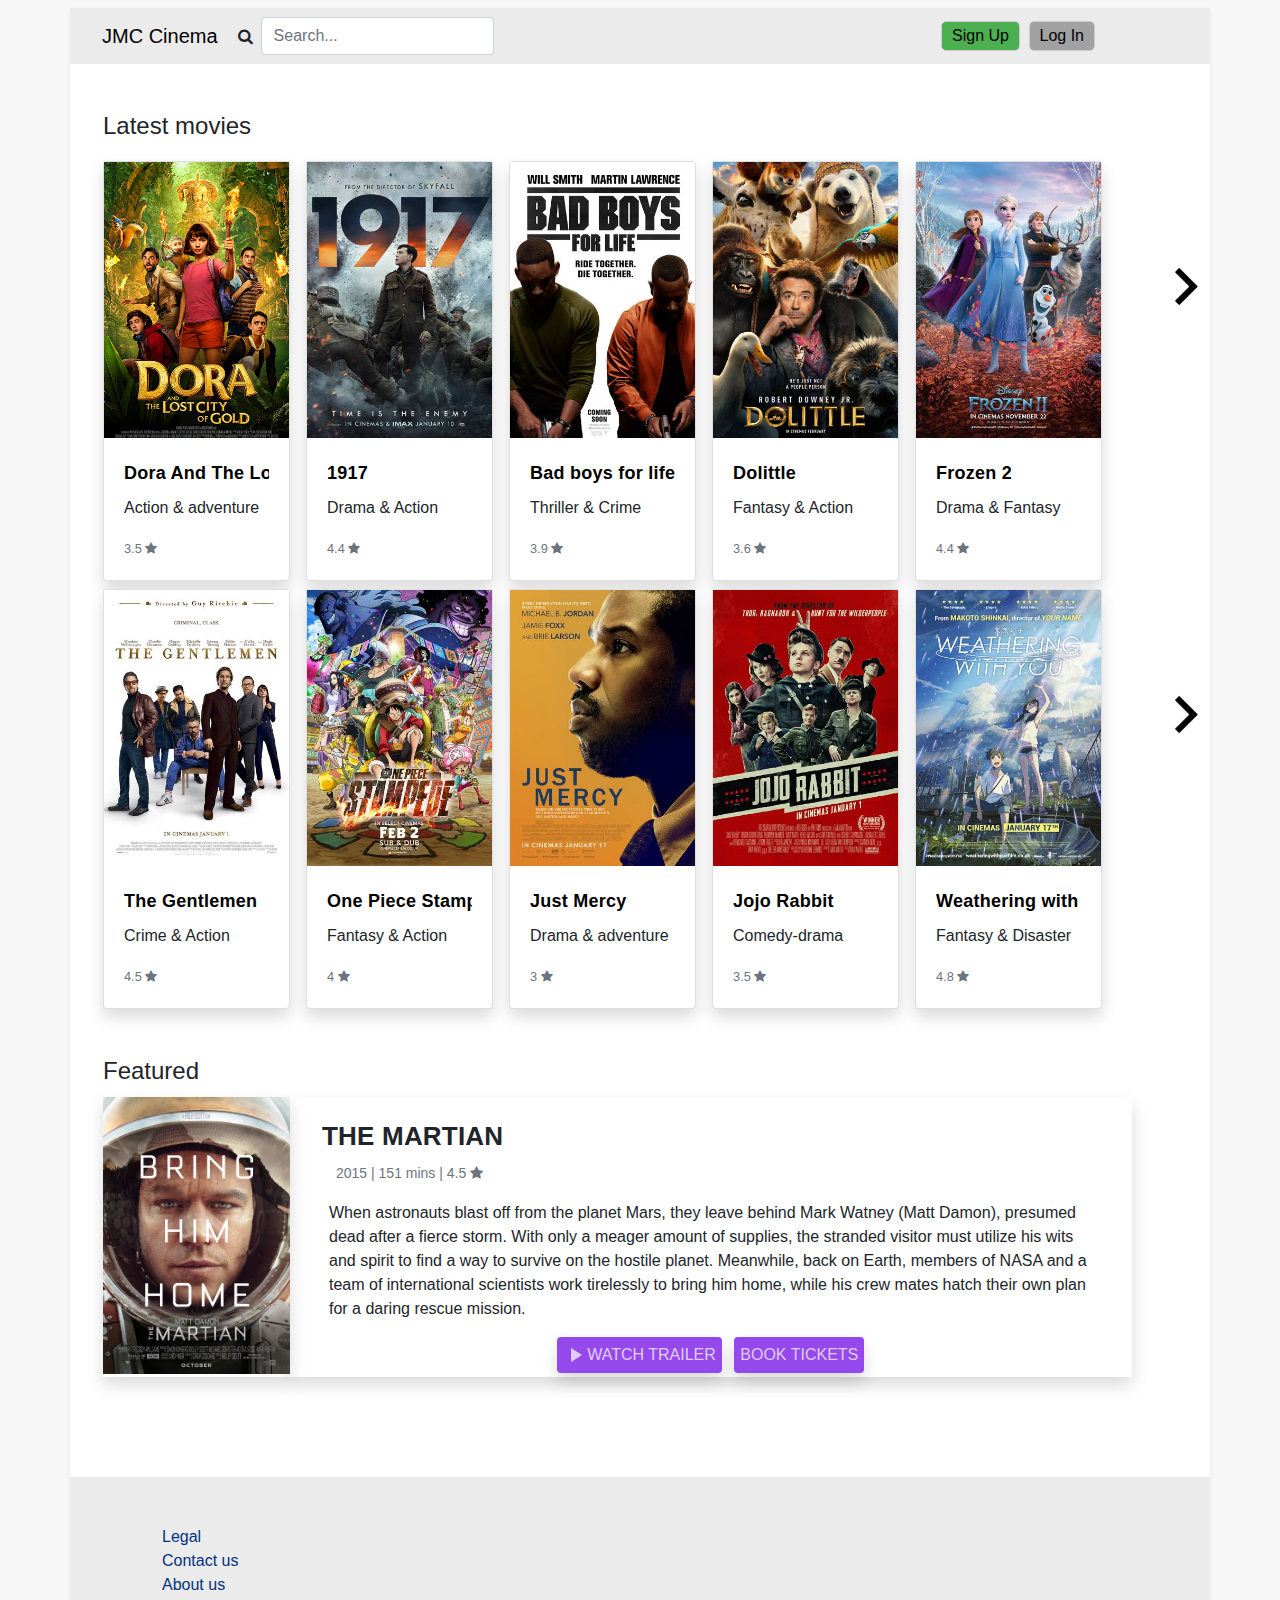
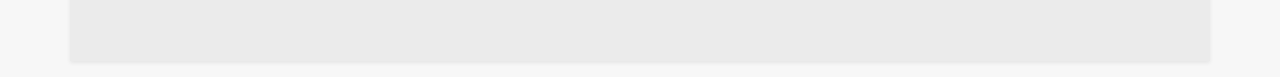
<file: N00181859/main/index.html>
<!DOCTYPE html>
<html>

<head>
    <title>JMC Cinema</title>
    <meta charset="utf-8">
    <link rel="stylesheet" href="https://stackpath.bootstrapcdn.com/font-awesome/4.7.0/css/font-awesome.min.css">
    <link rel="stylesheet" href="./css/custom.css">
    <link rel="stylesheet" href="https://stackpath.bootstrapcdn.com/bootstrap/4.3.1/css/bootstrap.min.css" integrity="sha384-ggOyR0iXCbMQv3Xipma34MD+dH/1fQ784/j6cY/iJTQUOhcWr7x9JvoRxT2MZw1T" crossorigin="anonymous">
    <link rel="stylesheet" href="./css/modal.css">
    <meta name="viewport" content="width=device-width, initial-scale=1">
    <link rel="shortcut icon" href="assets/favicon.png" type="image/x-icon" />
    <!-- Material design favicon -->
</head>

<body class="bgcolor_offwhite">
    <!-- Outside of main container to avoid bootstrap container styling -->
    <div id="loginbox" class="modal">
        <form class="modal_content animate_modal" action="action_page.php" method="post">
            <div class="modal_container">
                <label class="txt_headerinput" for="luser_name">Username</label>
                <input class="modal_input" type="text" placeholder="Enter Username" id="luser_name" name="luser_name" required>
                <label class="txt_headerinput" for="flpassword">Password</label>
                <input class="modal_input" type="password" placeholder="Enter Password" id="flpassword" name="flpassword" required>
                <label>
                    <input class="modal_input" type="checkbox" checked="checked" id="remember_box" name="lremember"> Remember me
                </label>
                <button class="modal_btn" type="submit">Log In</button>
                <center><a href="recover_password_form.html"> Forgot password? </a></center>
            </div>
        </form>
    </div>
    <div id="signup" class="modal">
        <form class="modal_content animate_modal" action="action_page_signup.php" method="post">
            <div class="modal_container">
                <label class="txt_headerinput" for="email">Email</label>
                <input class="modal_input" type="email" placeholder="Enter Email" id="email" name="email" required>
                <label class="txt_headerinput" for="user_name">Username</label>
                <input class="modal_input" type="text" placeholder="Enter Username" id="user_name" name="username" required>
                <label class="txt_headerinput" for="fpassword">Password</label>
                <input class="modal_input" type="password" placeholder="Enter Password" id="fpassword" name="fpassword" required>
                <label class="txt_headerinput" for="rpassword">Retype password</label>
                <input class="modal_input" type="password" placeholder="Retype Password" id="rpassword" name="rpassword" required>
                <label>
                    <input class="modal_input" type="checkbox" checked="checked" id="remember_box" name="remember"> Remember me
                </label>
                <button class="modal_btn" type="submit">Sign Up</button>
            </div>
        </form>
    </div>
    <div id="bookingbox" class="modal">
        <form class="modal_content animate_modal" action="action_page_booking.php" method="post">
            <div class="modal_container">
                <label class="txt_headerinput" for="rtime">Requested time</label>
                <select class="modal_input_select" name="time" id="rtime">
                    <option>1:30 PM</option>
                    <option>3:00 PM</option>
                    <option>6:00 PM</option>
                    <option>10:30 PM</option>
                </select>
                <button class="modal_btn" type="submit">Proceed</button>
                <button onclick="fclear()" class="modal_btn_red" type="Reset">Cancel</button>
            </div>
        </form>
    </div>
    <div class="main container bgcolor_white pl-0 pr-0 mt-2 shadow-sm">
        <nav class="navbar navbar-expand bgcolor_lgrey">
            <a class="pl-3 navbar-brand txt_logo" href="index.html">JMC Cinema</a>
            <form class="form-inline">
                <i class="d-none d-xl-block d-md-block d-lg-block fa fa-search pl-1 pr-2"></i>
                <input class="form-control" type="search" placeholder="Search..." name="search" id="search"></input>
            </form>
            <button class="signup_btnnav" onclick="signup()">Sign Up</button>
            <button class="login_btnnav" onclick="login()">Log In</button>
        </nav>
        <div class="header row">
            <h1 class="txt_header col-md-12 col-sm-12 col-lg-12 pl-5 pt-5 pb-1"> Latest movies </h1>
        </div>

        <div class="pl-5 row">
            <div class="cover shadow col-md-3 col-lg-2 col-sm-4 card pl-0 mt-2 mr-3 pr-0">
                <a href="movie.html"> <img class="pl-0 ml-0 cover" height="250" width="200" src="images/dora.jpg"> </a>
                <div class="card-body">
                    <h1 class="txt_cardtitle css_marquee"><a class="txtcolor_black" href="movie.html"><span>Dora And The Lost City of Gold</span></a></h1>
                    <p class="card-text">Action & adventure</p>
                    <p class="card-text"><small class="text-muted">3.5 <span><i class="fa fa-star"></i></span></small></p>
                </div>
            </div>
            <div class="cover shadow col-md-3 col-lg-2 col-sm-4 card pl-0 mt-2 mr-3 pr-0">
                <a href="movie.html"> <img class="pl-0 ml-0 cover" height="250" width="200" src="images/1917.jpg"> </a>
                <div class="card-body">
                    <h1 class="txt_cardtitle css_marquee_none"><a class="txtcolor_black" href="movie.html"><span>1917</span></a></h1>
                    <p class="card-text">Drama & Action</p>
                    <p class="card-text"><small class="text-muted">4.4 <span><i class="fa fa-star"></i></span></small></p>
                </div>
            </div>
            <div class="cover shadow col-md-3 col-lg-2 col-sm-4 card pl-0 mt-2 mr-3 pr-0">
                <a href="movie.html"> <img class="pl-0 ml-0 cover" height="250" width="200" src="images/badboys.jpg"> </a>
                <div class="card-body">
                    <h1 class="txt_cardtitle css_marquee_short"><a class="txtcolor_black" href="movie.html"><span>Bad boys for life</span></a></h1>
                    <p class="card-text">Thriller & Crime</p>
                    <p class="card-text"><small class="text-muted">3.9 <span><i class="fa fa-star"></i></span></small></p>
                </div>
            </div>
            <div class="cover shadow col-md-3 col-lg-2 col-sm-4 card pl-0 mt-2 mr-3 pr-0 d-none d-xl-block d-lg-block">
                <a href="movie.html"> <img class="pl-0 ml-0 cover" height="250" width="200" src="images/dolittle.jpg"> </a>
                <div class="card-body">
                    <h1 class="txt_cardtitle css_marquee_none"><a class="txtcolor_black" href="movie.html"><span>Dolittle</span></a></h1>
                    <p class="card-text">Fantasy & Action</p>
                    <p class="card-text"><small class="text-muted">3.6 <span><i class="fa fa-star"></i></span></small></p>
                </div>
            </div>
            <div class="cover shadow col-md-3 col-lg-2 col-sm-4 card pl-0 mt-2 mr-3 pr-0 d-none d-xl-block d-lg-block">
                <a href="movie.html"> <img class="pl-0 ml-0 cover" height="250" width="200" src="images/frozen.jpg"> </a>
                <div class="card-body">
                    <h1 class="txt_cardtitle css_marquee_none"><a class="txtcolor_black" href="movie.html"><span>Frozen 2</span></a></h1>
                    <p class="card-text">Drama & Fantasy</p>
                    <p class="card-text"><small class="text-muted">4.4 <span><i class="fa fa-star"></i></span></small></p>
                </div>
            </div>
            <div class="d-none d-xl-block col-lg-1 pt-5">
                <div class="col-lg-1 pt-5 d-sm-none d-md-block d-none d-xl-block">
                    <img onclick="movieAction()" class="right_icon d-none d-xl-block css_pointer_onimg" src="images/kb_ra.png">
                </div>
            </div>
            <div class="cover shadow col-md-3 col-lg-2 col-sm-4 card pl-0 mt-2 mr-3 pr-0">
                <a href="movie.html"> <img class="pl-0 ml-0 cover" height="250" width="200" src="images/gentlemen.jpg"> </a>
                <div class="card-body">
                    <h1 class="txt_cardtitle css_marquee_none"><a class="txtcolor_black" href="movie.html"><span>The Gentlemen</span></a></h1>
                    <p class="card-text">Crime & Action</p>
                    <p class="card-text"><small class="text-muted">4.5 <span><i class="fa fa-star"></i></span></small></p>
                </div>
            </div>
            <div class="cover shadow col-md-3 col-lg-2 col-sm-4 card pl-0 mt-2 mr-3 pr-0">
                <a href="movie.html"> <img class="pl-0 ml-0 cover" height="250" width="200" src="images/stampede.jpg"> </a>
                <div class="card-body">
                    <h1 class="txt_cardtitle css_marquee_med"><a class="txtcolor_black" href="movie.html"><span>One Piece Stampede</span></a></h1>
                    <p class="card-text">Fantasy & Action</p>
                    <p class="card-text"><small class="text-muted">4 <span><i class="fa fa-star"></i></span></small></p>
                </div>
            </div>
            <div class="cover shadow col-md-3 col-lg-2 col-sm-4 card pl-0 mt-2 mr-3 pr-0">
                <a href="movie.html"> <img class="pl-0 ml-0 cover" height="250" width="200" src="images/justmercy.jpg"> </a>
                <div class="card-body">
                    <h1 class="txt_cardtitle css_marquee_none"><a class="txtcolor_black" href="movie.html"><span>Just Mercy</span></a></h1>
                    <p class="card-text">Drama & adventure</p>
                    <p class="card-text"><small class="text-muted">3 <span><i class="fa fa-star"></i></span></small></p>
                </div>
            </div>
            <div class="cover shadow col-md-3 col-lg-2 col-sm-4 card pl-0 mt-2 mr-3 pr-0 d-none d-xl-block d-lg-block">
                <a href="movie.html"> <img class="pl-0 ml-0 cover" height="250" width="200" src="images/jojorabbit.jpg"> </a>
                <div class="card-body">
                    <h1 class="txt_cardtitle css_marquee_none"><a class="txtcolor_black" href="movie.html"><span>Jojo Rabbit</span></a></h1>
                    <p class="card-text">Comedy-drama</p>
                    <p class="card-text"><small class="text-muted">3.5 <span><i class="fa fa-star"></i></span></small></p>
                </div>
            </div>
            <div class="cover shadow col-md-3 col-lg-2 col-sm-4 card pl-0 mt-2 mr-3 pr-0 d-none d-xl-block d-lg-block">
                <a href="movie.html"> <img class="pl-0 ml-0 cover" height="250" width="200" src="images/weathering.jpg"> </a>
                <div class="card-body">
                    <h1 class="txt_cardtitle css_marquee_med"><a class="txtcolor_black" href="movie.html"><span>Weathering with you</span></a></h1>
                    <p class="card-text">Fantasy & Disaster</p>
                    <p class="card-text"><small class="text-muted">4.8 <span><i class="fa fa-star"></i></span></small></p>
                </div>
            </div>
            <div class="d-none d-xl-block col-lg-1 pt-5">
                <div class="col-lg-1 pt-5 d-sm-none d-md-block d-none d-xl-block">
                    <img onclick="movieAction()" class="right_icon d-none d-xl-block css_pointer_onimg" src="images/kb_ra.png">
                </div>
            </div>
        </div>

        <div class="header row">
            <h1 class="txt_header col-md-12 col-sm-12 col-lg-12 pl-5 pt-5 pb-1"> Featured </h1>
        </div>
        <div class="row pl-5">
            <div class="col-xl-2 col-lg-3 col-md-3 col-sm-3 shadow pl-0 mr-0 pr-0">
                <a href="movie.html"> <img class="pl-0 pr-0 cover float_right" height="370" width="250" src="images/martian.jpg"> </a>
            </div>
            <div class="col-xl-9 col-lg-8 col-md-8 col-sm-11 shadow meta_featured">
                <br>
                <div class="row">
                    <h1 class="txt_cardtitle_featured pl-4 ml-2 col-xl-11 col-lg-11 col-md-11 col-sm-11">THE MARTIAN</h1>
                </div>
                <p class="card-text"><small class="col-xl-2 featured_runtime ml-3 col-md-1 col-sm-1 text-muted">2015 | 151 mins | 4.5 <span><i class="fa fa-star"></i></span></small></p>
                <p class="txt_featured ml-4 pr-3">When astronauts blast off from the planet Mars, they leave behind Mark Watney (Matt Damon), presumed dead after a fierce storm. With only a meager amount of supplies, the stranded visitor must utilize his wits and spirit to find a way to survive on the hostile planet. Meanwhile, back on Earth, members of NASA and a team of international scientists work tirelessly to bring him home, while his crew mates hatch their own plan for a daring rescue mission.</p>
                <center>
                    <button onclick="movieAction()" class="ticket_btn rounded mr-1 mb-1 shadow"><span><img src="images/play_arrow-24px.png"></img></span>WATCH TRAILER</button>
                    <button onclick="booking()" class="ticket_btn rounded ml-1 mb-1 shadow">BOOK TICKETS</button>
                </center>
            </div>
        </div>
        <div class="whitefill"></div>
        <footer class="bgcolor_lgrey">
            <div class="pt-5 pb-5 pl-5">
                <div class="pl-1">
                    <ul class="nobullets">
                        <li><a class="txtcolor_darkblue" href="legal.html"> Legal </a></li>
                        <li><a class="txtcolor_darkblue" href="contact.html"> Contact us </a></li>
                        <li><a class="txtcolor_darkblue" href="aboutus.html"> About us </a></li>
                    </ul>
                </div>
            </div>
        </footer>
    </div>
    <header class="navbar"></header>
    <script src="https://stackpath.bootstrapcdn.com/bootstrap/4.3.1/js/bootstrap.min.js" integrity="sha384-JjSmVgyd0p3pXB1rRibZUAYoIIy6OrQ6VrjIEaFf/nJGzIxFDsf4x0xIM+B07jRM" crossorigin="anonymous"></script>
    <script src="js/nj.js"></script>
</body>

</html>
</file>
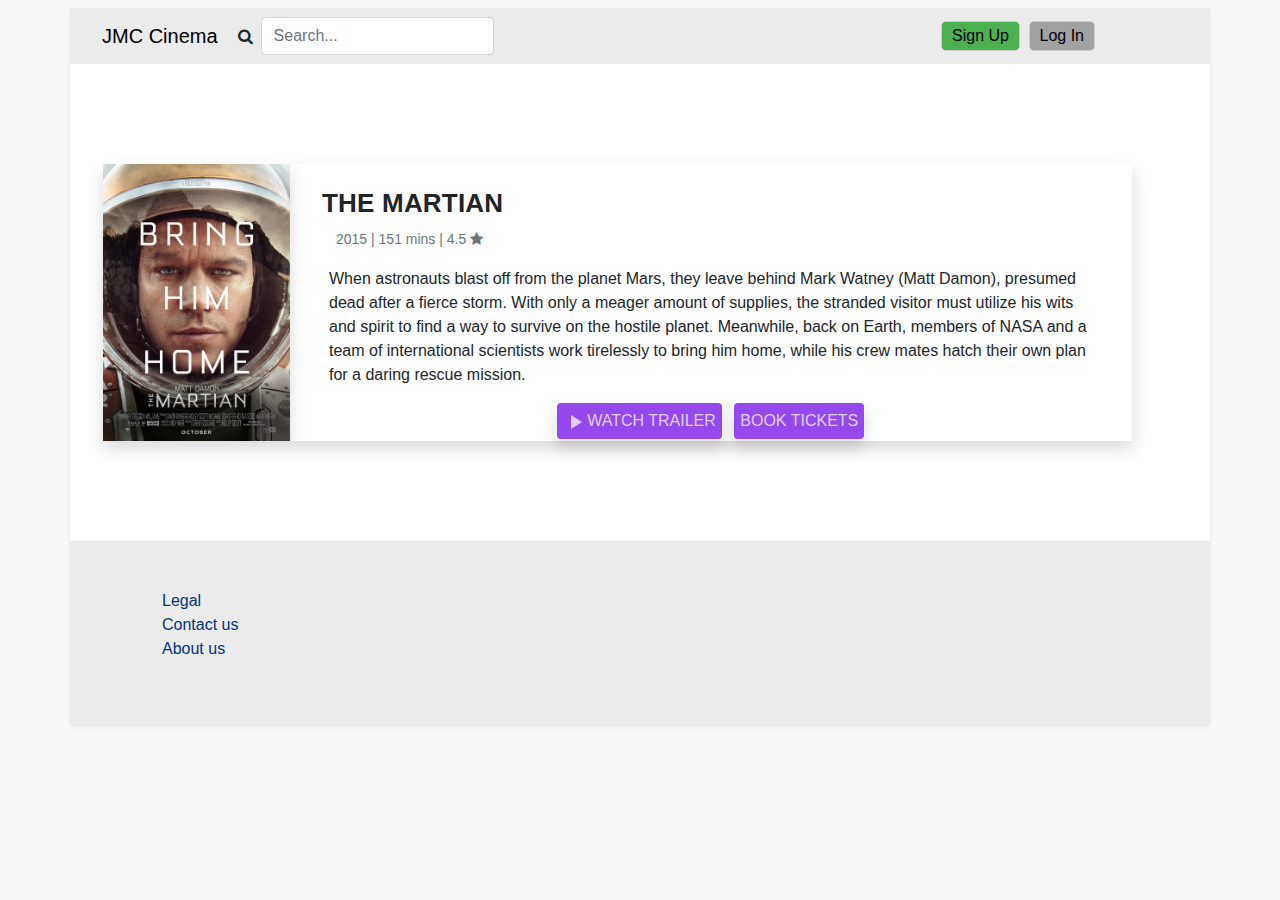
<file: N00181859/main/movie.html>
<!DOCTYPE html>
<html>

<head>
    <title>JMC Cinema</title>
    <meta charset="utf-8">
    <link rel="stylesheet" href="https://stackpath.bootstrapcdn.com/font-awesome/4.7.0/css/font-awesome.min.css">
    <link rel="stylesheet" href="./css/custom.css">
    <link rel="stylesheet" href="https://stackpath.bootstrapcdn.com/bootstrap/4.3.1/css/bootstrap.min.css" integrity="sha384-ggOyR0iXCbMQv3Xipma34MD+dH/1fQ784/j6cY/iJTQUOhcWr7x9JvoRxT2MZw1T" crossorigin="anonymous">
    <link rel="stylesheet" href="./css/modal.css">
    <meta name="viewport" content="width=device-width, initial-scale=1">
    <link rel="shortcut icon" href="assets/favicon.png" type="image/x-icon" />
    <!-- Material design favicon -->
</head>

<body class="bgcolor_offwhite">
    <!-- Outside of main container to avoid bootstrap container styling -->
    <div id="loginbox" class="modal">
        <form class="modal_content animate_modal" action="action_page.php" method="post">
            <div class="modal_container">
                <label class="txt_headerinput" for="luser_name">Username</label>
                <input class="modal_input" type="text" placeholder="Enter Username" id="luser_name" name="luser_name" required>
                <label class="txt_headerinput" for="flpassword">Password</label>
                <input class="modal_input" type="password" placeholder="Enter Password" id="flpassword" name="flpassword" required>
                <label>
                    <input class="modal_input" type="checkbox" checked="checked" id="remember_box" name="lremember"> Remember me
                </label>
                <button class="modal_btn" type="submit">Log In</button>
                <center><a href="recover_password_form.html"> Forgot password? </a></center>
            </div>
        </form>
    </div>
    <div id="signup" class="modal">
        <form class="modal_content animate_modal" action="action_page_signup.php" method="post">
            <div class="modal_container">
                <label class="txt_headerinput" for="email">Email</label>
                <input class="modal_input" type="email" placeholder="Enter Email" id="email" name="email" required>
                <label class="txt_headerinput" for="user_name">Username</label>
                <input class="modal_input" type="text" placeholder="Enter Username" id="user_name" name="username" required>
                <label class="txt_headerinput" for="fpassword">Password</label>
                <input class="modal_input" type="password" placeholder="Enter Password" id="fpassword" name="fpassword" required>
                <label class="txt_headerinput" for="rpassword">Retype password</label>
                <input class="modal_input" type="password" placeholder="Retype Password" id="rpassword" name="rpassword" required>
                <label>
                    <input class="modal_input" type="checkbox" checked="checked" id="remember_box" name="remember"> Remember me
                </label>
                <button class="modal_btn" type="submit">Sign Up</button>
            </div>
        </form>
    </div>
    <div id="bookingbox" class="modal">
        <form class="modal_content animate_modal" action="action_page_booking.php" method="post">
            <div class="modal_container">
                <label class="txt_headerinput" for="rtime">Requested time</label>
                <select class="modal_input_select" name="time" id="rtime">
                    <option>1:30 PM</option>
                    <option>3:00 PM</option>
                    <option>6:00 PM</option>
                    <option>10:30 PM</option>
                </select>
                <button class="modal_btn" type="submit">Proceed</button>
                <button onclick="fclear()" class="modal_btn_red" type="Reset">Cancel</button>
            </div>
        </form>
    </div>
    <div class="main container bgcolor_white pl-0 pr-0 mt-2 shadow-sm">
        <nav class="navbar navbar-expand bgcolor_lgrey">
            <a class="pl-3 navbar-brand txt_logo" href="index.html">JMC Cinema</a>
            <form class="form-inline">
                <i class="d-none d-xl-block d-md-block d-lg-block fa fa-search pl-1 pr-2"></i>
                <input class="form-control" type="search" placeholder="Search..." name="search" id="search"></input>
            </form>
            <button class="signup_btnnav" onclick="signup()">Sign Up</button>
            <button class="login_btnnav" onclick="login()">Log In</button>
        </nav>
        <div class="whitefill"></div>
        <div class="row pl-5">
            <div class="col-xl-2 col-lg-3 col-md-3 col-sm-3 shadow pl-0 mr-0 pr-0">
                <a href="movie.html"> <img class="pl-0 pr-0 cover float_right" height="370" width="250" src="images/martian.jpg"> </a>
            </div>
            <div class="col-xl-9 col-lg-8 col-md-8 col-sm-11 shadow meta_featured">
                <br>
                <div class="row">
                    <h1 class="txt_cardtitle_featured pl-4 ml-2 col-xl-11 col-lg-11 col-md-11 col-sm-11">THE MARTIAN</h1>
                </div>
                <p class="card-text"><small class="col-xl-2 featured_runtime ml-3 col-md-1 col-sm-1 text-muted">2015 | 151 mins | 4.5 <span><i class="fa fa-star"></i></span></small></p>
                <p class="txt_featured ml-4 pr-3">When astronauts blast off from the planet Mars, they leave behind Mark Watney (Matt Damon), presumed dead after a fierce storm. With only a meager amount of supplies, the stranded visitor must utilize his wits and spirit to find a way to survive on the hostile planet. Meanwhile, back on Earth, members of NASA and a team of international scientists work tirelessly to bring him home, while his crew mates hatch their own plan for a daring rescue mission.</p>
                <center>
                    <button onclick="movieAction()" class="ticket_btn rounded mr-1 shadow"><span><img src="images/play_arrow-24px.png"></img></span>WATCH TRAILER</button>
                    <button onclick="booking()" class="ticket_btn rounded ml-1 shadow">BOOK TICKETS</button>
                </center>
            </div>
        </div>
        <div class="whitefill"></div>
        <footer class="bgcolor_lgrey">
            <div class="pt-5 pb-5 pl-5">
                <div class="pl-1">
                    <ul class="nobullets">
                        <li><a class="txtcolor_darkblue" href="legal.html"> Legal </a></li>
                        <li><a class="txtcolor_darkblue" href="contact.html"> Contact us </a></li>
                        <li><a class="txtcolor_darkblue" href="aboutus.html"> About us </a></li>
                    </ul>
                </div>
            </div>
        </footer>
    </div>
    <header class="navbar"></header>
    <script src="https://stackpath.bootstrapcdn.com/bootstrap/4.3.1/js/bootstrap.min.js" integrity="sha384-JjSmVgyd0p3pXB1rRibZUAYoIIy6OrQ6VrjIEaFf/nJGzIxFDsf4x0xIM+B07jRM" crossorigin="anonymous"></script>
    <script src="js/nj.js"></script>
</body>

</html>
</file>
<file: N00181859/main/css/custom.css>
/* Styling */
body{
    font-family: 'Roboto', sans-serif;
}
a{
    text-decoration: none;
}
a:hover{
    text-decoration: none;
}
small{
    cursor: default;
}
p {
    cursor: default;
}
.flex_this{
    display: flex;
    flex-direction: row;
    justify-content: space-between;
}
.cover{
    height: auto;
    max-width: 100%;
}
.nobullets{
    list-style-type: none;
}
.force_float{
    float: right;
}
.right_icon{
    height: 75px;
    width: auto;
}
.whitefill{
    padding-top: 50px;
    padding-bottom: 50px;
}
.force_float_r{
    float: right;
}
.force_float_l{
    float: left;
}
.meta_featured{
    z-index: 0;
}
.ticket_btn{
    padding: 6px 6px 6px 6px;
    background-color: #9548ec;
    color: #e0cdf8;
    border: 0;
}
/* Txt and bg */
.txt_footer{
    font_family: 'Roboto', sans-serif;
    font-size: 14px;
}
.txt_cardtitle{
    font-family: 'Roboto', sans-serif;
    font-size: 18px;
    font-weight: bolder;
    letter-spacing: 0.25px;
}
.txt_cardtitle_featured{
    font-family: 'Roboto', sans-serif;
    font-size: 26px;
    font-weight: bold;
    letter-spacing: 0.20px;
}
.headertxt{
    font-family: 'Roboto', sans-serif;
}
.txt_header{
    font-family: 'Roboto', sans-serif;
    font-size: 24px;
}
.txt_header_admin{
    font-family: 'Roboto', sans-serif;
    font-size: 36px;
    text-align: center;
    font-weight: bolder;
}
.txt_logo{
    font-size: 6px;
    color: #000000;
}
.txtcolor_black{
    text-decoration: none;
    color: #000000;
}
.txtcolor_darkblue{
    color: #003380;
}
.txtcolor_red{
    color: #a9301d;
}
.txt_price{
    font-family: 'Roboto', sans-serif;
    font-size: 20px;
}
.txt_featured{
    text-align: left;
    font-family: 'Roboto', sans-serif;
}

.bgcolor_lgrey{
    background-color: #ebebeb;
}
.bgcolor_white{
    background-color: #ffffff;
}
.bgcolor_offwhite{
    background-color: #f7f7f7;
}
.txt_headerinput{
    font-family: 'Roboto', sans-serif;
    font-weight: 600;
    margin-bottom: 0px;
}
.featured_runtime{
    font-family: 'Roboto', sans-serif;
    font-size: 14px;
}
.year_box{
    position: flex;
    border: 0;
    padding: 0;
    flex: 1;
    background-color: #3edcf5;
    font-size: 16px;
    text-align: center;
}
/* css animations */
.css_marquee_none{
    width: auto;
    height: 30px;
    overflow: hidden;
    line-height: 30px;
    position: relative;
}
.css_marquee{
    width: auto;
    height: 30px;
    overflow: hidden;
    line-height: 30px;
    position: relative;
}
.css_marquee span{
    position: absolute;
    white-space: nowrap;
    transform: translateX(0);
    transition: 2s;
}
.css_marquee:hover span{
    transform: translateX(calc(0px - 175px));
}
.css_marquee_short{
    width: auto;
    height: 30px;
    overflow: hidden;
    line-height: 30px;
    position: relative;
}
.css_marquee_short span{
    position: absolute;
    white-space: nowrap;
    transform: translateX(0);
    transition: 2s;
}
.css_marquee_short:hover span{
    transform: translateX(calc(0px - 50px));
}
.css_marquee_med{
    width: auto;
    height: 30px;
    overflow: hidden;
    line-height: 30px;
    position: relative;
}
.css_marquee_med span{
    position: absolute;
    white-space: nowrap;
    transform: translateX(0);
    transition: 2s;
}
.css_marquee_med:hover span{
    transform: translateX(calc(0px - 75px));
}
.css_pointer_onimg:hover{
    cursor: pointer;
}
/* Temporary testing classes */
.bgcolor_red {
    background-color: red;
}
.bgcolor_blue{
    background-color: blue;
}

/* Search bar css with code inspired from codepen */
.search_container {
    display: inline-flex;
    flex: 1 1 300px;
    border: 1px solid #ccc;
    border-radius: 5px;
    overflow: hidden;
}
.search_icon {
    padding: 0.5rem;
}
.search_box {
    border: 0;
    padding: 0.5rem 0.5rem 0.5rem 0;
    flex: 1;
}
.search_button {
    background: #538AC5;
    border: 0;
    color: white;
    padding: 0.5rem;
    border-radius: 0;
}
</file>
<file: N00181859/main/css/modal.css>
/* Code inspired by w3schools code - https://www.w3schools.com/ */
/* Everything in here relates in some way to the modal login and signup system */

/* Full-width input fields */
input[type=text].modal_input, input[type=password].modal_input, input[type=email]{
    width: 100%;
    padding: 12px 20px;
    margin: 8px 0;
    display: inline-block;
    border: 1px solid #cccccc;
    box-sizing: border-box;
}

.modal_input_select{
    width: 100%;
    padding: 12px 20px;
    margin: 8px 0;
    display: inline-block;
    border: 1px solid #cccccc;
    box-sizing: border-box;
}

.modal_btn{
    background-color: #4CAF50;
    color: white;
    font-family: 'Roboto', sans-serif;
    font-weight: 400;
    padding: 14px 20px;
    margin: 8px 0;
    border: 1px solid black;
    cursor: pointer;
    width: 100%;
}

.modal_btn_red{
    background-color: #dc3545;
    color: white;
    font-family: 'Roboto', sans-serif;
    font-weight: 400;
    padding: 14px 20px;
    margin: 8px 0;
    border: 1px solid black;
    cursor: pointer;
    width: 100%;
}


.modal_btn:hover {
    opacity: 0.9;
}

.modal_container {
    padding: 20px;
}

@media (min-width:768px){
    .login_btnnav{
        border-radius: 5px;
        background-color: #a1a1a1;
        color: black;
        position: absolute;
        right: 115px;
        padding: 2px 10px 2px 10px;
        border: 1px solid #cccccc;
        box-sizing: border-box;
    }
    .signup_btnnav{
        border-radius: 5px;
        background-color: #4CAF50;
        color: black;
        position: absolute;
        right: 190px;
        padding: 2px 10px 2px 10px;
        border: 1px solid #cccccc;
        box-sizing: border-box;
    }
}
@media (max-width:768px){
    .login_btnnav{
        z-index: 1;
        position: absolute;
        border-radius: 5px;
        background-color: #a1a1a1;
        color: black;
        display: center;
        right: 115px;
        padding: 2px 10px 2px 10px;
        margin: 55px 0px 0px 0px;
        border: 1px solid #cccccc;
        box-sizing: border-box;
    }
    .signup_btnnav{
        z-index: 1;
        position: absolute;
        border-radius: 5px;
        background-color: #4CAF50;
        color: black;
        display: center;
        right: 200px;
        margin: 55px 0px 0px 0px;
        padding: 2px 10px 2px 10px;
        border: 1px solid #cccccc;
        box-sizing: border-box;
    }
}


.modal {
    display: none;
    position: fixed;
    z-index: 1;
    width: 100%;
    height: 100%;
    overflow: auto; /* Allows user to scroll while window is still up */
    background-color: rgba(0,0,0,0.4);
    padding-top: 60px;
}

.modal_content {
    max-width: 100%;
    background-color: white;
    margin: 5% auto 15% auto;
    border: 1px solid #888;
    width: 400px;
}

/* Add animation when appearing */
.animate_modal {
    -webkit-animation: animatezoom 0.75s;
    animation: animatezoom 0.75s;
}

@-webkit-keyframes animatezoom {
    from {-webkit-transform: scale(0)} 
    to {-webkit-transform: scale(1)}
}
    
@keyframes animatezoom {
    from {transform: scale(0)} 
    to {transform: scale(1)}
}
</file>
